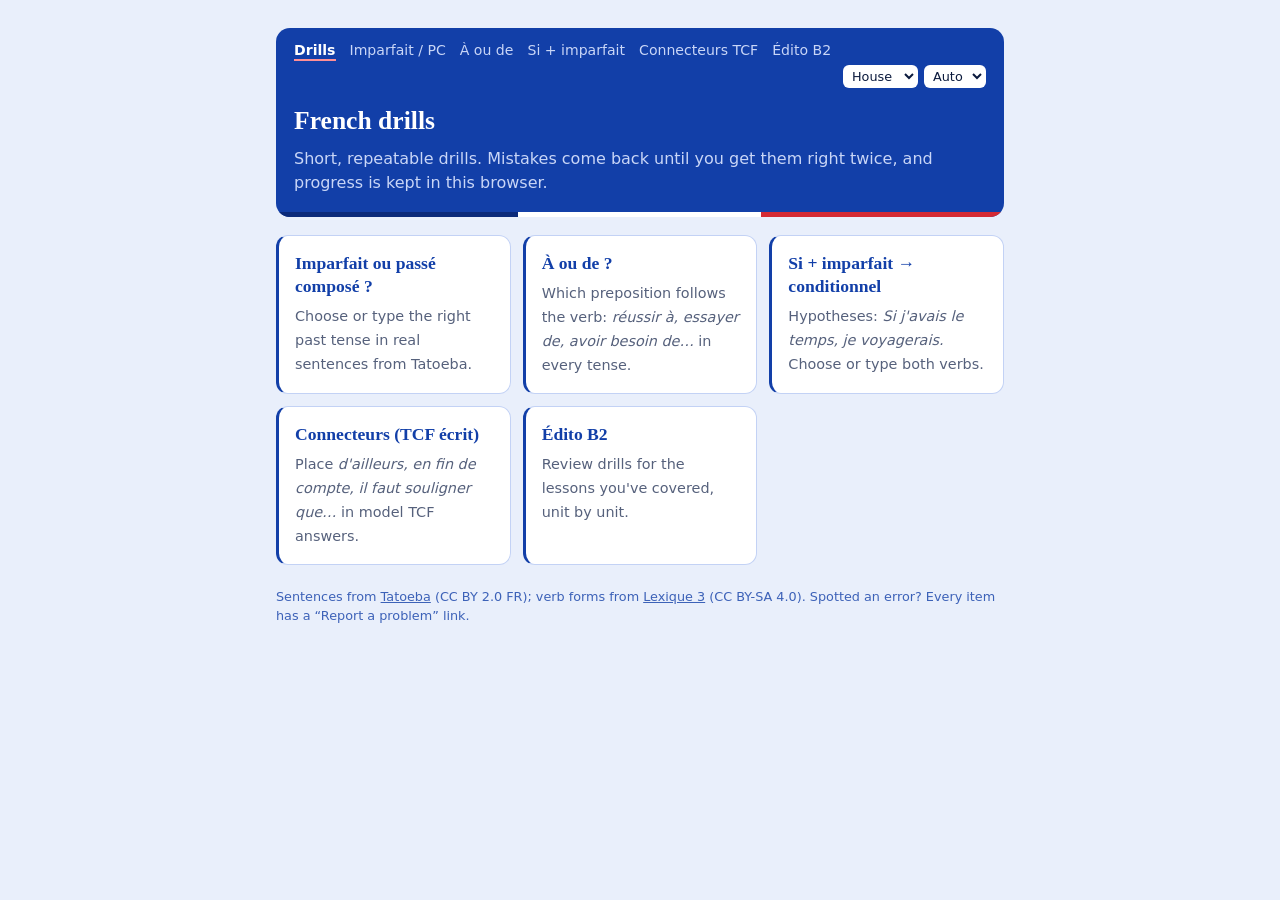
<file: index.html>
<!doctype html>
<html lang="en">
<head>
<meta charset="utf-8">
<meta name="viewport" content="width=device-width, initial-scale=1">
<title>French Drills</title>
<link rel="stylesheet" href="style.css">
<script src="theme.js"></script>
</head>
<body>
<main>
  <nav class="site"><a href="./" aria-current="page">Drills</a><a href="imparfait.html">Imparfait / PC</a><a href="prepositions.html">À ou de</a><a href="si.html">Si + imparfait</a><a href="connecteurs.html">Connecteurs TCF</a><a href="edito.html">Édito B2</a></nav>
  <header>
    <h1>French drills</h1>
    <p class="intro">Short, repeatable drills. Mistakes come back until you get them right twice, and progress is kept in this browser.</p>
  </header>
  <div class="hub">
    <a class="hubcard" href="imparfait.html">
      <b>Imparfait ou passé composé&nbsp;?</b>
      <span>Choose or type the right past tense in real sentences from Tatoeba.</span>
    </a>
    <a class="hubcard" href="prepositions.html">
      <b>À ou de&nbsp;?</b>
      <span>Which preposition follows the verb: <i lang="fr">réussir à, essayer de, avoir besoin de…</i> in every tense.</span>
    </a>
    <a class="hubcard" href="si.html">
      <b>Si + imparfait → conditionnel</b>
      <span>Hypotheses: <i lang="fr">Si j'avais le temps, je voyagerais.</i> Choose or type both verbs.</span>
    </a>
    <a class="hubcard" href="connecteurs.html">
      <b>Connecteurs (TCF écrit)</b>
      <span>Place <i lang="fr">d'ailleurs, en fin de compte, il faut souligner que…</i> in model TCF answers.</span>
    </a>
    <a class="hubcard" href="edito.html">
      <b>Édito B2</b>
      <span>Review drills for the lessons you've covered, unit by unit.</span>
    </a>
  </div>
  <footer>Sentences from <a href="https://tatoeba.org">Tatoeba</a> (CC&nbsp;BY&nbsp;2.0&nbsp;FR); verb forms from <a href="http://www.lexique.org">Lexique&nbsp;3</a> (CC&nbsp;BY-SA&nbsp;4.0). Spotted an error? Every item has a “Report a problem” link.</footer>
</main>
</body>
</html>
</file>
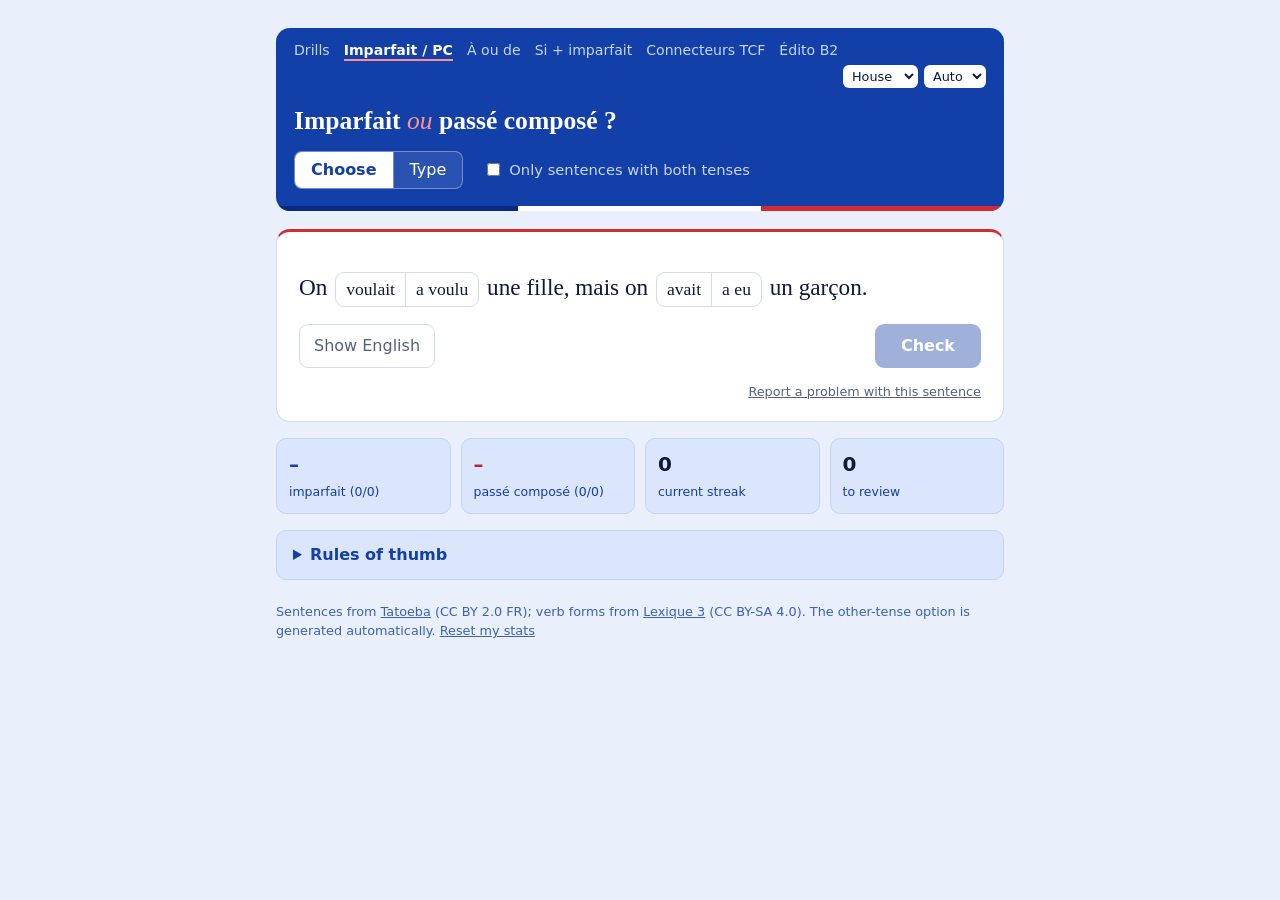
<file: imparfait.html>
<!doctype html>
<html lang="en">
<head>
<meta charset="utf-8">
<meta name="viewport" content="width=device-width, initial-scale=1">
<title>Imparfait ou passé composé ?</title>
<link rel="stylesheet" href="style.css">
<script src="theme.js"></script>
</head>
<body>
<main>
  <nav class="site"><a href="./">Drills</a><a href="imparfait.html" aria-current="page">Imparfait / PC</a><a href="prepositions.html">À ou de</a><a href="si.html">Si + imparfait</a><a href="connecteurs.html">Connecteurs TCF</a><a href="edito.html">Édito B2</a></nav>
  <header>
    <h1>Imparfait <span class="ou">ou</span> passé composé&nbsp;?</h1>
    <div class="controls">
      <div class="seg" role="group" aria-label="Answer mode">
        <button type="button" data-mode="choose">Choose</button>
        <button type="button" data-mode="type">Type</button>
      </div>
      <label class="check"><input type="checkbox" id="contrast"> Only sentences with both tenses</label>
    </div>
  </header>

  <section class="card" id="card" aria-live="polite">
    <p class="sentence" id="sentence" lang="fr">Loading sentences…</p>
    <p class="english" id="english" hidden></p>
    <div class="accents" id="accents" hidden></div>
    <div class="actions">
      <button type="button" class="ghost" id="hint">Show English</button>
      <button type="button" class="primary" id="go" disabled>Check</button>
    </div>
    <p class="verdict" id="verdict" hidden></p>
    <p class="source" id="source" hidden></p>
    <p class="report">
      <button type="button" class="link" id="report">Report a problem with this sentence</button>
      <span id="reported" hidden>Reported — you won't be shown this sentence again.</span>
    </p>
  </section>

  <section class="stats" id="stats"></section>

  <details class="rules">
    <summary>Rules of thumb</summary>
    <div class="cols">
      <div>
        <h2 class="t-i">Imparfait</h2>
        <ul>
          <li>Background, description, setting the scene: <i lang="fr">Il faisait froid.</i></li>
          <li>An action in progress, often interrupted: <i lang="fr">Je dormais quand…</i></li>
          <li>Habits and repeated actions with no set count: <i lang="fr">Nous allions à la plage chaque été.</i></li>
          <li>States of mind and being: <i lang="fr">Elle voulait partir. J'étais fatigué.</i></li>
          <li>Signal words: <i lang="fr">souvent, d'habitude, tous les jours, pendant que</i></li>
        </ul>
      </div>
      <div>
        <h2 class="t-p">Passé composé</h2>
        <ul>
          <li>A completed event at a specific moment: <i lang="fr">Il est arrivé à midi.</i></li>
          <li>The action that interrupts: <i lang="fr">…le téléphone a sonné.</i></li>
          <li>A series of events moving the story on: <i lang="fr">Je me suis levé, j'ai mangé, je suis parti.</i></li>
          <li>A bounded duration or a counted number of times: <i lang="fr">J'ai habité là deux ans.</i></li>
          <li>A sudden change of state: <i lang="fr">J'ai eu peur. Il a su la vérité.</i></li>
          <li>Signal words: <i lang="fr">soudain, hier, une fois, tout à coup</i></li>
        </ul>
      </div>
    </div>
  </details>

  <footer>
    Sentences from <a href="https://tatoeba.org">Tatoeba</a> (CC&nbsp;BY&nbsp;2.0&nbsp;FR); verb forms from
    <a href="http://www.lexique.org">Lexique&nbsp;3</a> (CC&nbsp;BY-SA&nbsp;4.0). The other-tense option is generated
    automatically. <button type="button" class="link" id="reset">Reset my stats</button>
  </footer>
</main>
<script src="app.js"></script>
</body>
</html>
</file>
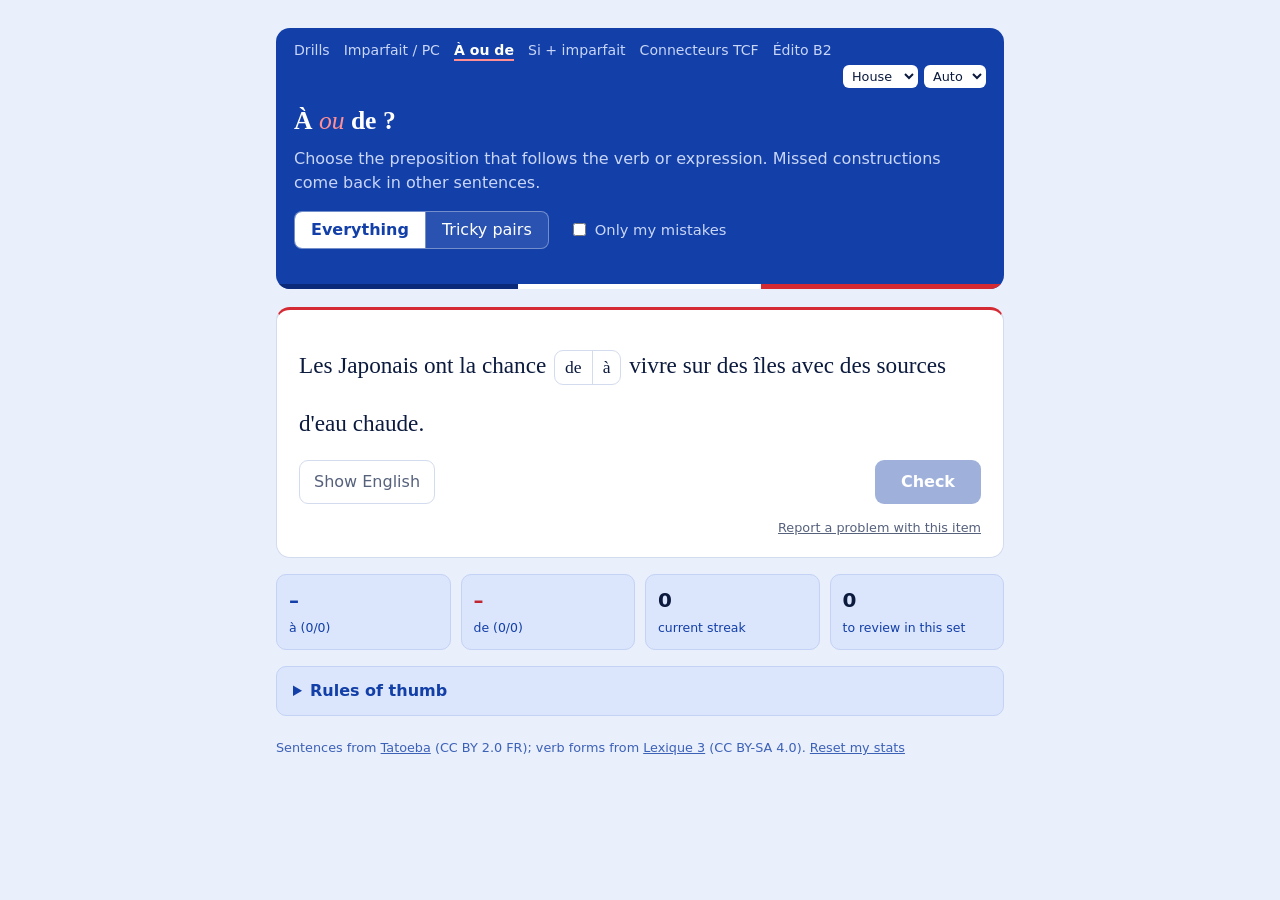
<file: prepositions.html>
<!doctype html>
<html lang="en">
<head>
<meta charset="utf-8">
<meta name="viewport" content="width=device-width, initial-scale=1">
<title>À ou de ?</title>
<link rel="stylesheet" href="style.css">
<script src="theme.js"></script>
</head>
<body>
<main>
  <nav class="site"><a href="./">Drills</a><a href="imparfait.html">Imparfait / PC</a><a href="prepositions.html" aria-current="page">À ou de</a><a href="si.html">Si + imparfait</a><a href="connecteurs.html">Connecteurs TCF</a><a href="edito.html">Édito B2</a></nav>
</main>
<script src="drill.js"></script>
<script>
const TRICKY = new Set(['penser à', 'penser de', 'manquer à', 'manquer de', "il est facile de / c'est facile à", 'obliger à', 'obligé de',
  'forcer à', 'forcé de', 'décider de', 'se décider à', 'décidé à', 'servir à', 'se servir de', 'venir de', 'finir de', 'commencer à']);
Drill.page({
  storageKey: 'prepositions-v1', title: 'À ou de',
  heading: 'À <span class="ou">ou</span> de&nbsp;?',
  intro: 'Choose the preposition that follows the verb or expression. Missed constructions come back in other sentences.',
  tags: { a: 'à', d: 'de' },
  decks: () => fetch('data/prepositions.json').then((r) => r.json()).then((items) => [
    { id: 'all', label: 'Everything', items },
    { id: 'tricky', label: 'Tricky pairs', items, filter: (it) => it.p.some((b) => typeof b !== 'string' && TRICKY.has(b.k)),
      info: 'Constructions that change preposition with meaning or form: penser à / de, manquer à / de, obliger à / être obligé de, facile à / de…' },
  ]),
  rules: `<div class="cols">
    <div><h2 class="t-a">à</h2><ul>
      <li>Aiming at or working towards something: <i lang="fr">aider à, chercher à, réussir à, arriver à, parvenir à, tenir à</i></li>
      <li>Starting or getting used to: <i lang="fr">commencer à, se mettre à, s'habituer à, apprendre à</i></li>
      <li>Indirect objects of people: <i lang="fr">téléphoner à, répondre à, obéir à, plaire à, ressembler à</i></li>
      <li><i lang="fr">avoir du mal à, avoir tendance à, être prêt à, être le premier / le seul à</i></li>
    </ul></div>
    <div><h2 class="t-d">de</h2><ul>
      <li>Stopping, avoiding, forgetting: <i lang="fr">arrêter de, cesser de, éviter de, oublier de, empêcher de</i></li>
      <li>Deciding, asking, telling, promising: <i lang="fr">décider de, demander à qqn de, dire de, promettre de, conseiller de</i></li>
      <li>Feelings and needs: <i lang="fr">avoir peur de, avoir envie de, avoir besoin de, être content de, regretter de</i></li>
      <li>Most reflexive verbs: <i lang="fr">se souvenir de, s'occuper de, se moquer de, se plaindre de</i></li>
    </ul></div></div>
    <p>Watch the pairs: <i lang="fr">obliger qqn à</i> but <i lang="fr">être obligé de</i>; <i lang="fr">décider de</i> but <i lang="fr">se décider à</i>; <i lang="fr">Il est difficile de lire ce texte</i> but <i lang="fr">Ce texte est difficile à lire</i>.</p>`,
  footer: 'Sentences from <a href="https://tatoeba.org">Tatoeba</a> (CC&nbsp;BY&nbsp;2.0&nbsp;FR); verb forms from <a href="http://www.lexique.org">Lexique&nbsp;3</a> (CC&nbsp;BY-SA&nbsp;4.0).',
});
</script>
</body>
</html>
</file>
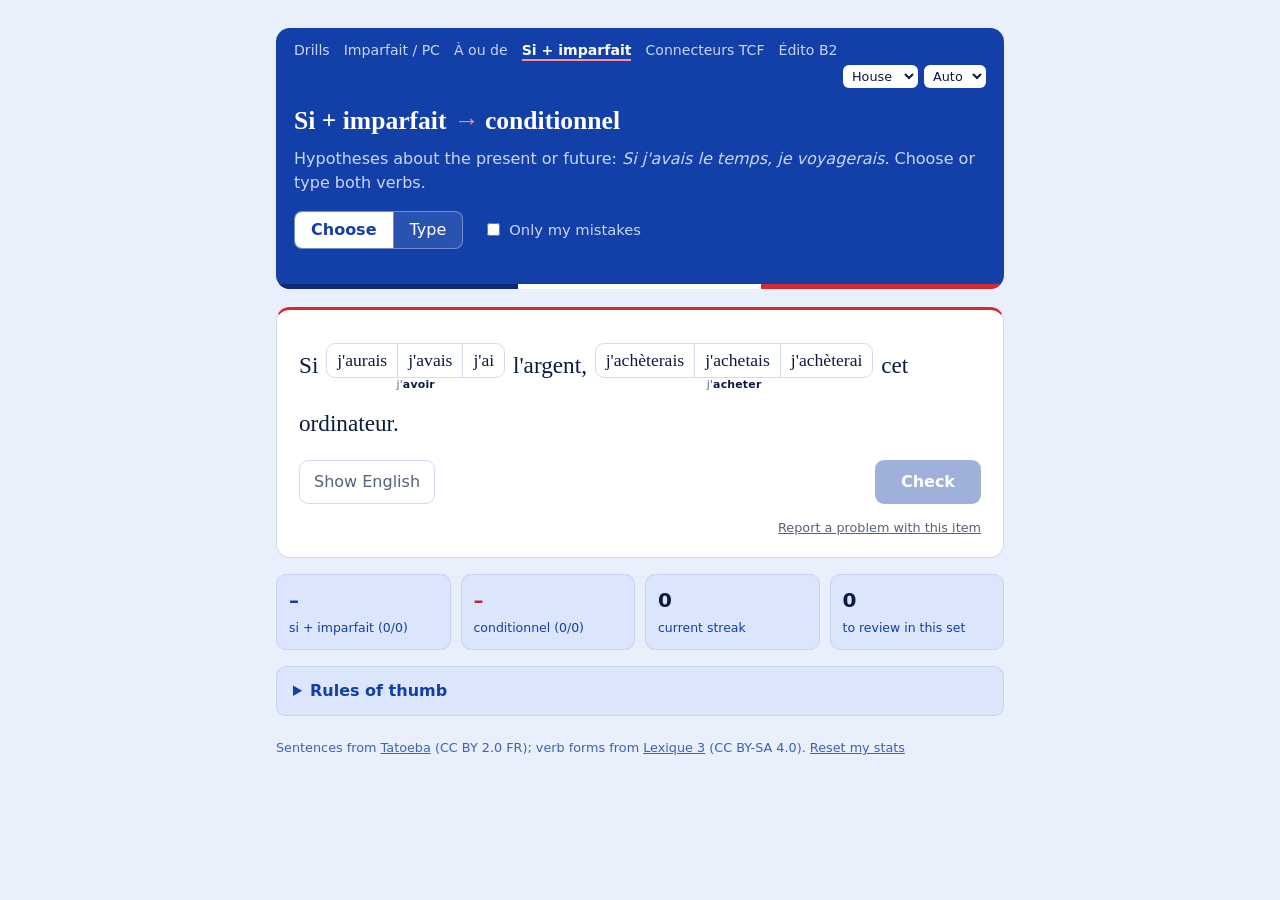
<file: si.html>
<!doctype html>
<html lang="en">
<head>
<meta charset="utf-8">
<meta name="viewport" content="width=device-width, initial-scale=1">
<title>Si + imparfait</title>
<link rel="stylesheet" href="style.css">
<script src="theme.js"></script>
</head>
<body>
<main>
  <nav class="site"><a href="./">Drills</a><a href="imparfait.html">Imparfait / PC</a><a href="prepositions.html">À ou de</a><a href="si.html" aria-current="page">Si + imparfait</a><a href="connecteurs.html">Connecteurs TCF</a><a href="edito.html">Édito B2</a></nav>
</main>
<script src="drill.js"></script>
<script>
Drill.page({
  storageKey: 'si-v1', title: 'Si + imparfait',
  heading: 'Si + imparfait <span class="ou">→</span> conditionnel',
  intro: 'Hypotheses about the present or future: <i lang="fr">Si j\'avais le temps, je voyagerais.</i> Choose or type both verbs.',
  tags: { si: 'si + imparfait', cond: 'conditionnel' },
  showHintInChoose: true,
  decks: [{ id: 'all', label: 'All', url: 'data/si.json', modes: ['choose', 'type'] }],
  rules: `<div class="cols">
    <div><h2 class="t-si">Si-clause: imparfait</h2><ul>
      <li>Stem: <i lang="fr">nous</i> form of the present minus <i lang="fr">-ons</i> (<i lang="fr">nous finissons → finiss-</i>). Only <i lang="fr">être</i> is irregular: <i lang="fr">ét-</i>.</li>
      <li>Endings: <i lang="fr">-ais, -ais, -ait, -ions, -iez, -aient</i>.</li>
      <li>Never the conditionnel after <i lang="fr">si</i>: <s lang="fr">si j'aurais</s> → <i lang="fr">si j'avais</i>.</li>
    </ul></div>
    <div><h2 class="t-cond">Main clause: conditionnel présent</h2><ul>
      <li>Future stem + imparfait endings: <i lang="fr">je finirais, nous prendrions</i>.</li>
      <li>Irregular stems as in the future: <i lang="fr">être → ser-, avoir → aur-, aller → ir-, faire → fer-, pouvoir → pourr-, vouloir → voudr-, savoir → saur-, devoir → devr-, venir → viendr-, voir → verr-, falloir → faudr-</i>.</li>
      <li>Compare <i lang="fr">si + présent → futur</i> for real conditions: <i lang="fr">S'il pleut, je resterai.</i></li>
    </ul></div></div>`,
  footer: 'Sentences from <a href="https://tatoeba.org">Tatoeba</a> (CC&nbsp;BY&nbsp;2.0&nbsp;FR); verb forms from <a href="http://www.lexique.org">Lexique&nbsp;3</a> (CC&nbsp;BY-SA&nbsp;4.0).',
});
</script>
</body>
</html>
</file>
<file: style.css>
/* ---------- colour schemes
 * data-theme on <html>: "house" (default, French flag) or "classic".
 * data-mode on <html>: "light" or "dark"; absent = follow the system.
 */
:root {
  --bg: #f6f4ef; --card: #ffffff; --ink: #1f2430; --muted: #6b7180; --line: #dcd8ce;
  --accent: #3b4cca; --accent-ink: #ffffff; --trim: #3b4cca; --stripe: var(--line);
  --imp: #0f766e; --pc: #b45309;
  --good: #15803d; --good-bg: #dcfce7; --bad: #b91c1c; --bad-bg: #fee2e2;
  color-scheme: light;
}
@media (prefers-color-scheme: dark) {
  :root:not([data-mode="light"]) {
    --bg: #15171c; --card: #1e2128; --ink: #e8e6e1; --muted: #9aa0ad; --line: #353944;
    --accent: #8b97f5; --accent-ink: #12141a; --trim: #8b97f5; --stripe: var(--line);
    --imp: #5eead4; --pc: #fbbf24;
    --good: #86efac; --good-bg: #14321f; --bad: #fca5a5; --bad-bg: #3b1a1a;
    color-scheme: dark;
  }
}
:root[data-mode="dark"] {
  --bg: #15171c; --card: #1e2128; --ink: #e8e6e1; --muted: #9aa0ad; --line: #353944;
  --accent: #8b97f5; --accent-ink: #12141a; --trim: #8b97f5; --stripe: var(--line);
  --imp: #5eead4; --pc: #fbbf24;
  --good: #86efac; --good-bg: #14321f; --bad: #fca5a5; --bad-bg: #3b1a1a;
  color-scheme: dark;
}

/* House: bleu, blanc, rouge. Mostly blue and white, red for trim. */
:root[data-theme="house"] {
  --bg: #e9effb; --card: #ffffff; --ink: #0b1a3d; --muted: #56617c; --line: #d3dbee;
  --accent: #123fa8; --accent-ink: #ffffff; --trim: #d42a33;
  --stripe: linear-gradient(90deg, #0b2a7a 0 33.3%, #ffffff 33.3% 66.6%, #d42a33 66.6%);
  --band: #123fa8; --band-ink: #ffffff; --band-muted: #c9d6f7; --band-trim: #ff8f95; --tint: #dbe5fb; --tint-line: #c3d2f5;
  --imp: #123fa8; --pc: #c0262f;
  --good: #15803d; --good-bg: #dcfce7; --bad: #b91c1c; --bad-bg: #fde4e4;
  color-scheme: light;
}
@media (prefers-color-scheme: dark) {
  :root[data-theme="house"]:not([data-mode="light"]) {
    --bg: #0a1330; --card: #111c43; --ink: #eef2fb; --muted: #9aa7c7; --line: #26366a;
    --accent: #7f9cff; --accent-ink: #0a1330; --trim: #ff5d65;
    --stripe: linear-gradient(90deg, #3d64e0 0 33.3%, #eef2fb 33.3% 66.6%, #ff5d65 66.6%);
    --band: #1b3080; --band-ink: #ffffff; --band-muted: #b9c7f0; --band-trim: #ff8f95; --tint: #15235a; --tint-line: #2a3d7c;
    --imp: #8fadff; --pc: #ff7d84;
    --good: #86efac; --good-bg: #123323; --bad: #fca5a5; --bad-bg: #3d1a24;
    color-scheme: dark;
  }
}
:root[data-theme="house"][data-mode="dark"] {
  --bg: #0a1330; --card: #111c43; --ink: #eef2fb; --muted: #9aa7c7; --line: #26366a;
  --accent: #7f9cff; --accent-ink: #0a1330; --trim: #ff5d65;
  --stripe: linear-gradient(90deg, #3d64e0 0 33.3%, #eef2fb 33.3% 66.6%, #ff5d65 66.6%);
  --band: #1b3080; --band-ink: #ffffff; --band-muted: #b9c7f0; --band-trim: #ff8f95; --tint: #15235a; --tint-line: #2a3d7c;
  --imp: #8fadff; --pc: #ff7d84;
  --good: #86efac; --good-bg: #123323; --bad: #fca5a5; --bad-bg: #3d1a24;
  color-scheme: dark;
}
* { box-sizing: border-box; }
body {
  margin: 0;
  background: var(--bg);
  color: var(--ink);
  font: 16px/1.5 system-ui, -apple-system, "Segoe UI", sans-serif;
}
main { max-width: 760px; margin: 0 auto; padding: 28px 16px 48px; }
h1 { font: 600 1.6rem/1.2 Georgia, "Times New Roman", serif; margin: 0 0 14px; }
h1 .ou { font-style: italic; font-weight: 400; color: var(--muted); }
.controls { display: flex; flex-wrap: wrap; gap: 12px 20px; align-items: center; margin-bottom: 18px; }
button { font: inherit; color: inherit; cursor: pointer; }
.seg { display: inline-flex; border: 1px solid var(--line); border-radius: 8px; overflow: hidden; background: var(--card); }
.seg button { border: 0; background: none; padding: 6px 16px; }
.seg button + button { border-left: 1px solid var(--line); }
.seg button.on { background: var(--accent); color: var(--accent-ink); }
.check { color: var(--muted); font-size: .92rem; display: inline-flex; gap: 6px; align-items: center; }

.card { background: var(--card); border: 1px solid var(--line); border-radius: 14px; padding: 26px 22px 20px; }
.sentence { font: 1.45rem/2.5 Georgia, "Times New Roman", serif; margin: 0 0 6px; }
.english { color: var(--muted); font-style: italic; margin: 0 0 12px; }

.blank { display: inline-flex; flex-direction: column; vertical-align: middle; line-height: 1.2; margin: 0 2px; }
.blank small { font: .68rem/1.3 system-ui, sans-serif; color: var(--muted); text-align: center; letter-spacing: .02em; }
.blank small b { color: var(--ink); font-weight: 600; }
.pick { display: inline-flex; border: 1.5px solid var(--line); border-radius: 9px; overflow: hidden; }
.pick button { border: 0; background: none; font: 1.1rem/1.2 Georgia, serif; padding: 6px 10px; }
.pick button + button { border-left: 1.5px solid var(--line); }
.pick button:hover { background: color-mix(in srgb, var(--accent) 12%, transparent); }
.pick button.on { background: var(--accent); color: var(--accent-ink); }
.blank input {
  font: 1.15rem/1.2 Georgia, serif; color: inherit; background: var(--bg);
  border: 1.5px solid var(--line); border-radius: 9px; padding: 6px 8px; text-align: center;
}
.blank input:focus, button:focus-visible { outline: 2px solid var(--accent); outline-offset: 1px; }

.done { border-radius: 6px; padding: 2px 6px; font: inherit; line-height: 1.3; }
.done.good { background: var(--good-bg); color: var(--good); }
.done.bad { background: var(--bad-bg); color: var(--bad); }
.blank s { font-size: .8rem; color: var(--bad); text-align: center; font-family: Georgia, serif; }
.t-i { color: var(--imp); }
.t-p { color: var(--pc); }
.blank small.t-i, .blank small.t-p { font-weight: 600; text-transform: uppercase; letter-spacing: .05em; }

.accents { display: flex; flex-wrap: wrap; gap: 6px; margin: 4px 0 12px; }
.accents button { border: 1px solid var(--line); background: var(--bg); border-radius: 6px; min-width: 32px; padding: 2px 6px; font-family: Georgia, serif; }
.actions { display: flex; justify-content: space-between; gap: 10px; margin-top: 8px; }
.primary { background: var(--accent); color: var(--accent-ink); border: 0; border-radius: 9px; padding: 9px 26px; font-weight: 600; }
.primary:disabled { opacity: .4; cursor: default; }
.ghost { background: none; border: 1px solid var(--line); border-radius: 9px; padding: 9px 14px; color: var(--muted); }
.verdict { margin: 14px 0 0; font-weight: 600; }
.verdict.good { color: var(--good); }
.verdict.bad { color: var(--bad); }
.verdict span { font-weight: 400; color: var(--muted); }
.source { margin: 6px 0 0; font-size: .8rem; color: var(--muted); }
a, .link { color: var(--accent); }
.link { background: none; border: 0; padding: 0; text-decoration: underline; }

.stats { display: grid; grid-template-columns: repeat(4, 1fr); gap: 10px; margin: 16px 0; }
.stat { background: var(--card); border: 1px solid var(--line); border-radius: 10px; padding: 10px 12px; }
.stat b { display: block; font-size: 1.25rem; font-variant-numeric: tabular-nums; }
.stat span { font-size: .78rem; color: var(--muted); }

.rules { background: var(--card); border: 1px solid var(--line); border-radius: 10px; padding: 12px 16px; }
.rules summary { cursor: pointer; font-weight: 600; }
.rules .cols { display: grid; grid-template-columns: 1fr 1fr; gap: 8px 24px; }
.rules h2 { font-size: 1rem; margin: 14px 0 4px; }
.rules ul { margin: 0; padding-left: 18px; font-size: .92rem; }
.rules li { margin-bottom: 5px; }
footer { margin-top: 22px; font-size: .8rem; color: var(--muted); }

@media (max-width: 560px) {
  .sentence { font-size: 1.25rem; }
  .stats { grid-template-columns: repeat(2, 1fr); }
  .rules .cols { grid-template-columns: 1fr; }
}
[hidden] { display: none !important; }
.report { margin: 14px 0 0; font-size: .8rem; color: var(--muted); text-align: right; }
.report .link { color: var(--muted); }
.actions .primary { margin-left: auto; }

/* ---------- site navigation and hub */
nav.site { display: flex; flex-wrap: wrap; gap: 4px 14px; font-size: .88rem; margin-bottom: 18px; padding-bottom: 10px; border-bottom: 1px solid var(--line); }
nav.site a { color: var(--muted); text-decoration: none; }
nav.site a:hover { color: var(--ink); }
nav.site a[aria-current] { color: var(--ink); font-weight: 600; }
.intro { color: var(--muted); margin: -4px 0 16px; }
.hub { display: grid; grid-template-columns: repeat(auto-fill, minmax(220px, 1fr)); gap: 12px; }
.hubcard { display: block; background: var(--card); border: 1px solid var(--line); border-radius: 12px; padding: 16px; color: var(--ink); text-decoration: none; }
.hubcard:hover { border-color: var(--accent); }
.hubcard b { display: block; font: 600 1.1rem/1.3 Georgia, serif; margin-bottom: 6px; }
.hubcard span { color: var(--muted); font-size: .9rem; }

/* ---------- shared drill engine */
.seg.wrap { flex-wrap: wrap; }
.seg button { white-space: nowrap; }
.deckinfo { color: var(--muted); font-size: .9rem; margin: -6px 0 14px; }
.head { margin: 0 0 4px; font-size: .78rem; font-weight: 600; text-transform: uppercase; letter-spacing: .06em; color: var(--accent); }
.ctx { margin: 0 0 14px; padding: 10px 12px; background: var(--bg); border-radius: 8px; font-size: .93rem; color: var(--muted); white-space: pre-line; }
div.sentence { font: 1.45rem/2.5 Georgia, "Times New Roman", serif; margin: 0 0 6px; }
div.sentence.prose { font-size: 1.12rem; line-height: 2.1; white-space: pre-line; }
div.sentence.question { line-height: 1.5; }
.gap { color: var(--muted); letter-spacing: .1em; }
.listopts { display: grid; gap: 8px; margin: 14px 0 6px; }
.opt { display: flex; gap: 10px; align-items: baseline; text-align: left; background: var(--bg); border: 1.5px solid var(--line); border-radius: 9px; padding: 9px 12px; font-size: 1rem; }
.opt:hover { border-color: var(--accent); }
.opt.on { border-color: var(--accent); background: color-mix(in srgb, var(--accent) 14%, transparent); }
.opt.right { border-color: var(--good); background: var(--good-bg); }
.opt.wrong { border-color: var(--bad); background: var(--bad-bg); }
kbd { font: .72rem/1 system-ui, sans-serif; color: var(--muted); border: 1px solid var(--line); border-radius: 4px; padding: 2px 5px; }
.slot { font: .95rem/1.2 system-ui, sans-serif; min-width: 54px; border: 1.5px dashed var(--line); background: var(--bg); border-radius: 7px; padding: 3px 9px; color: var(--muted); }
.slot.active { border-color: var(--accent); border-style: solid; color: var(--ink); }
.slot.filled { font-family: Georgia, serif; font-size: 1.05rem; border-style: solid; color: var(--ink); }
.bank { display: flex; flex-wrap: wrap; gap: 8px; margin: 14px 0 4px; padding-top: 12px; border-top: 1px dashed var(--line); }
.chip { background: var(--bg); border: 1px solid var(--line); border-radius: 999px; padding: 5px 13px; font-family: Georgia, serif; }
.chip:hover { border-color: var(--accent); }
.chip.used { opacity: .3; cursor: default; }
.explain { margin: 12px 0 0; padding-left: 18px; font-size: .92rem; }
.explain li { margin-bottom: 6px; }
.explain li.ko b { color: var(--bad); }
.explain li.ok b { color: var(--good); }
.explain .yours { color: var(--muted); }
.mistakes { margin-bottom: 12px; }
.mistakes ul { margin: 10px 0 0; padding-left: 18px; font-size: .9rem; }
.mistakes li { margin-bottom: 6px; }
.rules p { font-size: .92rem; }
.t-all { color: var(--ink); }
.t-a { color: var(--imp); }
.t-d { color: var(--pc); }
.t-si { color: var(--imp); }
.t-cond { color: var(--pc); }
.t-ind { color: var(--imp); }
.t-subj { color: var(--pc); }
.lesson { display: flex; gap: 10px; align-items: center; flex-wrap: wrap; margin-bottom: 12px; }
.lesson select { font: inherit; color: inherit; background: var(--card); border: 1px solid var(--line); border-radius: 8px; padding: 6px 10px; max-width: 100%; }

/* ---------- trim and preferences */
nav.site { position: relative; align-items: center; border-bottom: 0; padding-bottom: 12px; }
nav.site::after { content: ""; position: absolute; left: 0; right: 0; bottom: 0; height: 3px; border-radius: 2px; background: var(--stripe); }
nav.site a[aria-current] { color: var(--accent); }
h1 .ou { color: var(--trim); }
.head { color: var(--trim); }
.card { border-top: 3px solid var(--trim); }
.hubcard { border-left: 3px solid var(--accent); }
.hubcard:hover { border-color: var(--trim); }
.primary:not(:disabled):hover { box-shadow: 0 0 0 3px color-mix(in srgb, var(--trim) 35%, transparent); }
.prefs { margin-left: auto; display: inline-flex; gap: 6px; }
.prefs select { font: inherit; font-size: .8rem; color: var(--ink); background: var(--card); border: 1px solid var(--line); border-radius: 6px; padding: 2px 4px; }
:root[data-theme="classic"] .card { border-top-width: 1px; border-top-color: var(--line); }
:root[data-theme="classic"] .hubcard { border-left-width: 1px; border-left-color: var(--line); }

/* ---------- House: blue header band and tinted panels */
:root[data-theme="house"] nav.site {
  background: var(--band); margin-bottom: 0; padding: 12px 18px 6px; border-radius: 14px 14px 0 0;
}
:root[data-theme="house"] nav.site::after { display: none; }
:root[data-theme="house"] nav.site a { color: var(--band-muted); }
:root[data-theme="house"] nav.site a:hover { color: var(--band-ink); }
:root[data-theme="house"] nav.site a[aria-current] { color: var(--band-ink); box-shadow: inset 0 -2px 0 var(--band-trim); }
:root[data-theme="house"] main > header {
  position: relative; overflow: hidden; background: var(--band); color: var(--band-ink);
  padding: 12px 18px 22px; margin-bottom: 18px; border-radius: 0 0 14px 14px;
}
:root[data-theme="house"] main > header::after { content: ""; position: absolute; left: 0; right: 0; bottom: 0; height: 5px; background: var(--stripe); }
:root[data-theme="house"] main > header h1 { color: var(--band-ink); }
:root[data-theme="house"] main > header h1 .ou { color: var(--band-trim); }
:root[data-theme="house"] main > header .intro,
:root[data-theme="house"] main > header .deckinfo,
:root[data-theme="house"] main > header .check,
:root[data-theme="house"] main > header .lesson label { color: var(--band-muted); }
:root[data-theme="house"] main > header .deckinfo { margin: 0; }
:root[data-theme="house"] main > header .controls:last-child,
:root[data-theme="house"] main > header .intro:last-child { margin-bottom: 0; }
:root[data-theme="house"] main > header .seg { background: rgba(255, 255, 255, .1); border-color: rgba(255, 255, 255, .35); }
:root[data-theme="house"] main > header .seg button { color: var(--band-ink); }
:root[data-theme="house"] main > header .seg button + button { border-left-color: rgba(255, 255, 255, .35); }
:root[data-theme="house"] main > header .seg button.on { background: #ffffff; color: #123fa8; font-weight: 600; }
:root[data-theme="house"] .prefs select,
:root[data-theme="house"] main > header .lesson select { background: #ffffff; color: #0b1a3d; border-color: transparent; }
:root[data-theme="house"] .stat,
:root[data-theme="house"] .rules,
:root[data-theme="house"] .ctx { background: var(--tint); border-color: var(--tint-line); }
:root[data-theme="house"] .rules summary,
:root[data-theme="house"] .stat span { color: var(--accent); }
:root[data-theme="house"] .stat b.t-all { color: var(--accent); }
:root[data-theme="house"] .hubcard b { color: var(--accent); }
:root[data-theme="house"] .hubcard { border-color: var(--tint-line); border-left-color: var(--accent); }
:root[data-theme="house"] footer { color: var(--accent); opacity: .8; }
</file>
